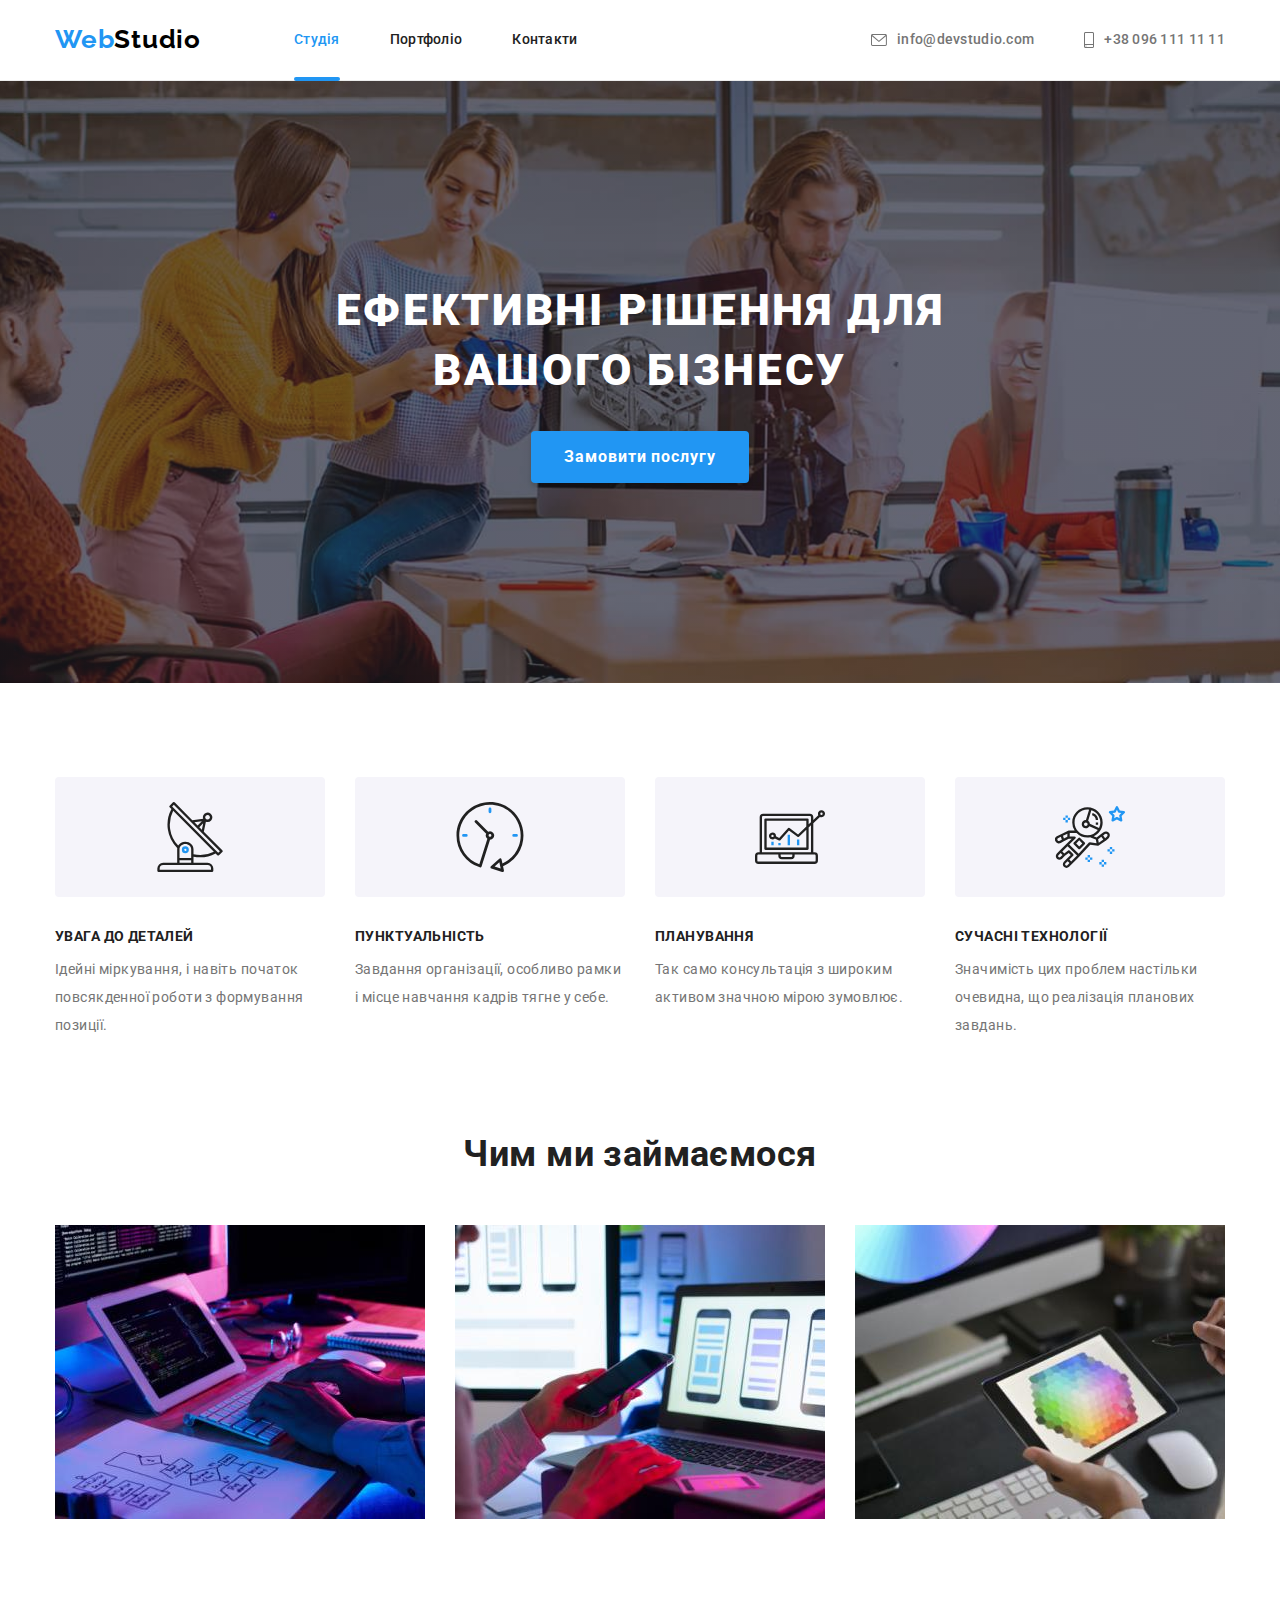
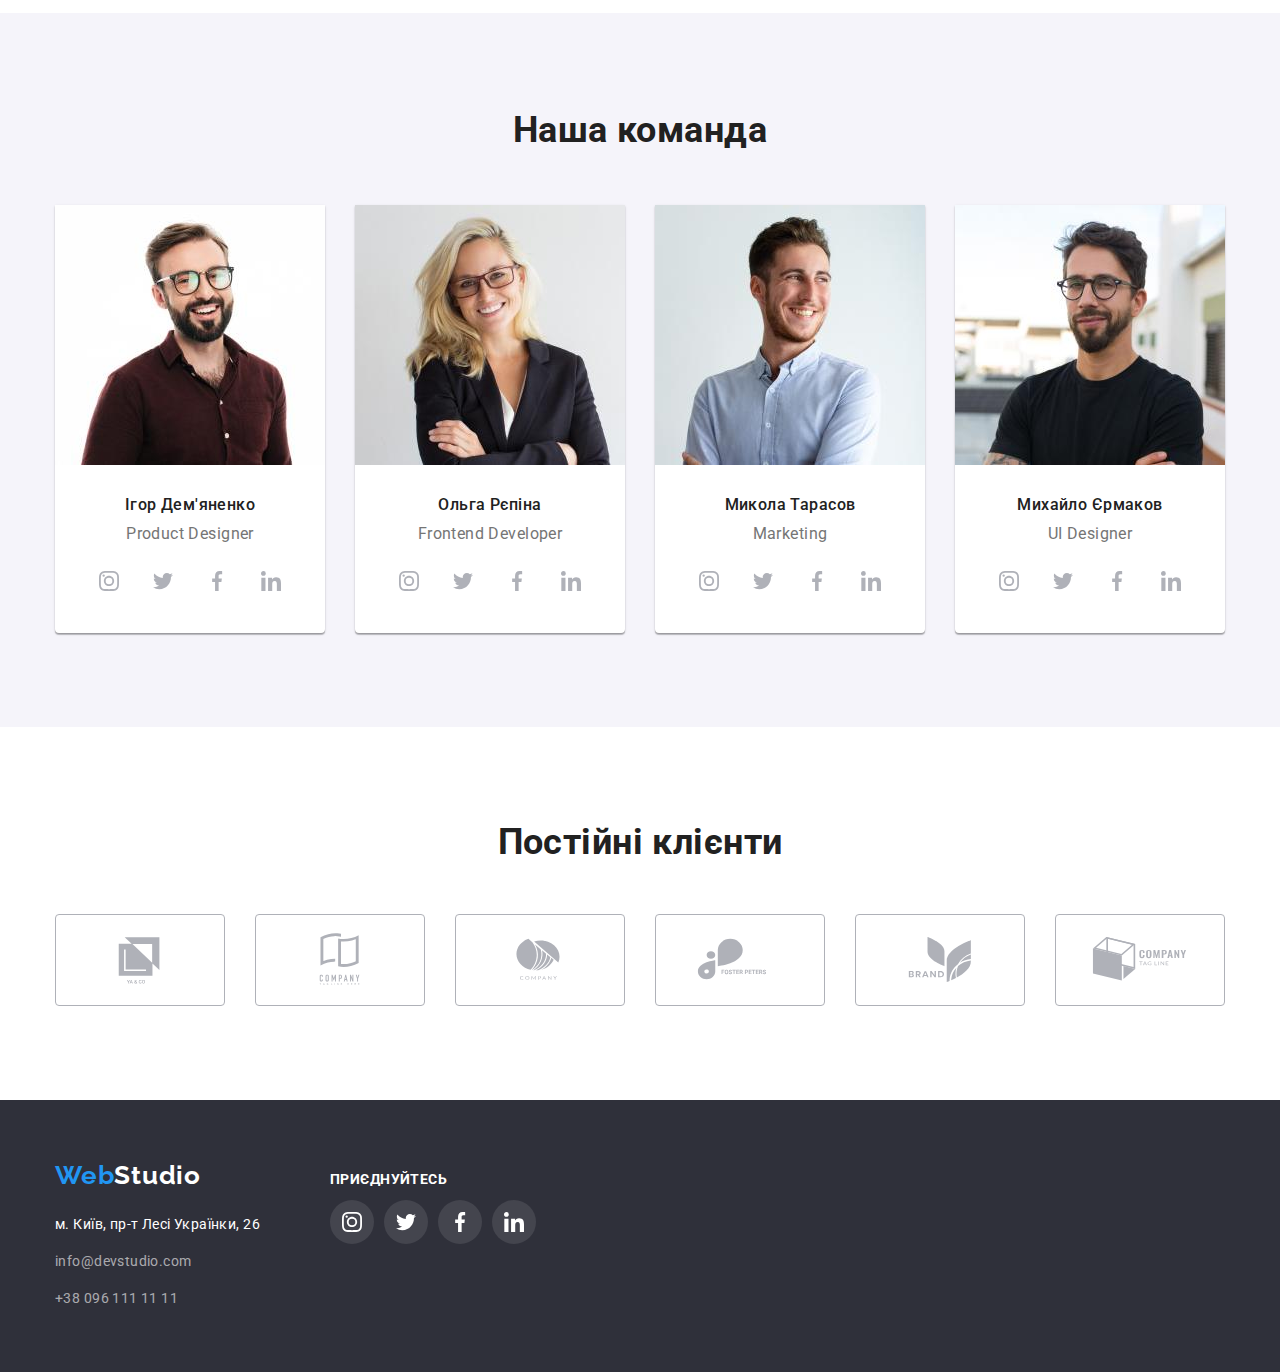
<file: index.html>
<!DOCTYPE html>
<html lang="uk">
  <head>
    <meta charset="UTF-8" />
    <meta http-equiv="X-UA-Compatible" content="IE=edge" />
    <meta name="viewport" content="width=device-width, initial-scale=1.0" />
    <title>WebStudio</title>
    <!--CCS files connection-->
    <!--<link rel="preconnect" href="https://fonts.googleapis.com">
    <link rel="preconnect" href="https://fonts.gstatic.com" crossorigin>-->
    <link
      href="https://fonts.googleapis.com/css2?family=Raleway:wght@700&family=Roboto:wght@400;500;700;900&display=swap"
      rel="stylesheet"
    />
    <link
      rel="stylesheet"
      href="https://cdnjs.cloudflare.com/ajax/libs/modern-normalize/1.1.0/modern-normalize.min.css"
    />
    <link rel="stylesheet" href="./css/styles.css" />
  </head>

  <body>
    <!--Header-->
    <header class="page-header">
      <div class="container main-line">
        <nav class="main-line">
          <a href="./index.html" class="logo logo-padding">
            <span class="accent-web">Web</span
            ><span class="accent-header">Studio</span></a
          >

          <ul class="site-nav list">
            <li class="item"><a href="./index.html" class="link current">Студія</a></li>
            <li class="item">
              <a href="./portfolio.html" class="link">Портфоліо</a>
            </li>
            <li class="item"><a href="./index.html" class="link">Контакти</a></li>
          </ul>
        </nav>

        <ul class="auth-nav list main-line">
          <li class="item">
            <a href="mailto:info@devstudio.com" class="email item-icon">
              <svg class="header-icon" width="16" height="12">
                <use href="./images/icons.svg#icon-envelope-hover"></use></svg
              >info@devstudio.com</a
            >
          </li>
          <li class="item">
            <a href="tel:+380961111111" class="phone item-icon">
              <svg class="header-icon" width="10" height="16">
                <use href="./images/icons.svg#icon-smartphone"></use></svg
              >+38 096 111 11 11</a
            >
          </li>
        </ul>
      </div>
    </header>

    <main>
      <!--Hero Section-->
      <section class="hero hero-section overlay">
        <div class="container">
          <h1 class="hero-title">
            Ефективні рішення для <br />
            вашого бізнесу
          </h1>
          <button type="button" class="button primary">Замовити послугу</button>
        </div>
      </section>

      <!--Section 2-->
      <section class="about-section-advantage">
        <div class="container">
          <!--<h2>Наші переваги</h2> -->
          <h2 class="about-section-main visibility-hidden">Наші переваги</h2>

          <ul class="list feature-list">
            <li class="item">
              <div class="advantage-icon">
                <svg class="advantage-icon-item" width="70" height="70">
                  <use href="./images/icons.svg#icon-antenna-1"></use>
                </svg>
              </div>

              <h3 class="about-section-title">Увага до деталей</h3>
              <p class="about-section-text">
                Ідейні міркування, і навіть початок повсякденної роботи з
                формування позиції.
              </p>
            </li>

            <li class="item icon-clock">
              <div class="advantage-icon">
                <svg class="advantage-icon-item" width="70" height="70">
                  <use href="./images/icons.svg#icon-clock-1"></use>
                </svg>
              </div>

              <h3 class="about-section-title">Пунктуальність</h3>
              <p class="about-section-text">
                Завдання організації, особливо рамки і місце навчання кадрів
                тягне у себе.
              </p>
            </li>

            <li class="item icon-graphic">
              <div class="advantage-icon">
                <svg class="advantage-icon-item" width="70" height="70">
                  <use href="./images/icons.svg#icon-diagram-1"></use>
                </svg>
              </div>

              <h3 class="about-section-title">Планування</h3>
              <p class="about-section-text">
                Так само консультація з широким активом значною мірою зумовлює.
              </p>
            </li>

            <li class="item icon-astronaut">
              <div class="advantage-icon">
                <svg class="advantage-icon-item" width="70" height="70">
                  <use href="./images/icons.svg#icon-astronaut-1"></use>
                </svg>
              </div>

              <h3 class="about-section-title">Сучасні технології</h3>
              <p class="about-section-text">
                Значимість цих проблем настільки очевидна, що реалізація
                планових завдань.
              </p>
            </li>
          </ul>
        </div>
      </section>

      <!--Section 3-->
      <section class="about-section-about">
        <div class="container">
          <h2 class="about-section-main">Чим ми займаємося</h2>
          <ul class="list feature-list-about">
            <li class="item">
              <img
                src="./images/img_1_sq.jpg"
                alt="Людина_вводить_текст_на_клавіатурі"
                width="370"
                height="294"
              />
            </li>
            <li class="item">
              <img
                src="./images/img_2_sq.jpg"
                alt="Людина_порівнює_дизайн_шаблону_на_телефоні"
                width="370"
                height="294"
              />
            </li>
            <li class="item">
              <img
                src="./images/img_3_sq.jpg"
                alt="Людина_вибирає_колір_на_планшеті"
                width="370"
                height="294"
              />
            </li>
          </ul>
        </div>
      </section>

      <!-- Section 4 -->
      <section class="team-section">
        <div class="container">
          <h2 class="team-section-main">Наша команда</h2>
          <ul class="list feature-team">
            <li class="item">
              <img
                src="./images/img_igor.jpg"
                alt="Фото_ІгорДем'яненко"
                width="270"
                height="260"
              />

              <div class="team-introduction">
                <h3 class="team-section-leader">Ігор Дем'яненко</h3>
                <p class="team-section-title">Product Designer</p>
                <ul class="team-soc-list">
                  <li class="link team-soc-item">
                    <a class="team-soc-link" href="#">
                      <svg class="team-soc-icon" width="20" height="20">
                        <use href="./images/icons.svg#icon-instagram-2"></use>
                      </svg>
                    </a>
                  </li>

                  <li class="link team-soc-item">
                    <a class="team-soc-link" href="#">
                      <svg class="team-soc-icon" width="20" height="20">
                        <use href="./images/icons.svg#icon-twitter-1"></use>
                      </svg>
                    </a>
                  </li>

                  <li class="link team-soc-item">
                    <a class="team-soc-link" href="#">
                      <svg class="team-soc-icon" width="20" height="20">
                        <use href="./images/icons.svg#icon-facebook-1"></use>
                      </svg>
                    </a>
                  </li>

                  <li class="link team-soc-item">
                    <a class="team-soc-link" href="#">
                      <svg class="team-soc-icon" width="20" height="20">
                        <use href="./images/icons.svg#icon-linkedin-1"></use>
                      </svg>
                    </a>
                  </li>
                </ul>
              </div>
            </li>

            <li class="item">
              <img
                src="./images/img_olga.jpg"
                alt="Фото_Ольга_Рєпіна"
                width="270"
                height="260"
              />

              <div class="team-introduction">
                <h3 class="team-section-leader">Ольга Рєпіна</h3>
                <p class="team-section-title">Frontend Developer</p>
                <ul class="team-soc-list">
                  <li class="link team-soc-item">
                    <a class="team-soc-link" href="#">
                      <svg class="team-soc-icon" width="20" height="20">
                        <use href="./images/icons.svg#icon-instagram-2"></use>
                      </svg>
                    </a>
                  </li>

                  <li class="link team-soc-item">
                    <a class="team-soc-link" href="#">
                      <svg class="team-soc-icon" width="20" height="20">
                        <use href="./images/icons.svg#icon-twitter-1"></use>
                      </svg>
                    </a>
                  </li>

                  <li class="link team-soc-item">
                    <a class="team-soc-link" href="#">
                      <svg class="team-soc-icon" width="20" height="20">
                        <use href="./images/icons.svg#icon-facebook-1"></use>
                      </svg>
                    </a>
                  </li>

                  <li class="link team-soc-item">
                    <a class="team-soc-link" href="#">
                      <svg class="team-soc-icon" width="20" height="20">
                        <use href="./images/icons.svg#icon-linkedin-1"></use>
                      </svg>
                    </a>
                  </li>
                </ul>
              </div>
            </li>

            <li class="item">
              <img
                src="./images/img_mykola.jpg"
                alt="Фото_Микола_Тарасов"
                width="270"
                height="260"
              />
              <div class="team-introduction">
                <h3 class="team-section-leader">Микола Тарасов</h3>
                <p class="team-section-title">Marketing</p>
                <ul class="team-soc-list">
                  <li class="link team-soc-item">
                    <a class="team-soc-link" href="#">
                      <svg class="team-soc-icon" width="20" height="20">
                        <use href="./images/icons.svg#icon-instagram-2"></use>
                      </svg>
                    </a>
                  </li>

                  <li class="link team-soc-item">
                    <a class="team-soc-link" href="#">
                      <svg class="team-soc-icon" width="20" height="20">
                        <use href="./images/icons.svg#icon-twitter-1"></use>
                      </svg>
                    </a>
                  </li>

                  <li class="link team-soc-item">
                    <a class="team-soc-link" href="#">
                      <svg class="team-soc-icon" width="20" height="20">
                        <use href="./images/icons.svg#icon-facebook-1"></use>
                      </svg>
                    </a>
                  </li>

                  <li class="link team-soc-item">
                    <a class="team-soc-link" href="#">
                      <svg class="team-soc-icon" width="20" height="20">
                        <use href="./images/icons.svg#icon-linkedin-1"></use>
                      </svg>
                    </a>
                  </li>
                </ul>
              </div>
            </li>

            <li class="item">
              <img
                src="./images/img_michael.jpg"
                alt="Фото_Михайло_Єрмаков"
                width="270"
                height="260"
              />

              <div class="team-introduction">
                <h3 class="team-section-leader">Михайло Єрмаков</h3>
                <p class="team-section-title">UI Designer</p>
                <ul class="team-soc-list">
                  <li class="link team-soc-item">
                    <a class="team-soc-link" href="#">
                      <svg class="team-soc-icon" width="20" height="20">
                        <use href="./images/icons.svg#icon-instagram-2"></use>
                      </svg>
                    </a>
                  </li>

                  <li class="link team-soc-item">
                    <a class="team-soc-link" href="#">
                      <svg class="team-soc-icon" width="20" height="20">
                        <use href="./images/icons.svg#icon-twitter-1"></use>
                      </svg>
                    </a>
                  </li>

                  <li class="link team-soc-item">
                    <a class="team-soc-link" href="#">
                      <svg class="team-soc-icon" width="20" height="20">
                        <use href="./images/icons.svg#icon-facebook-1"></use>
                      </svg>
                    </a>
                  </li>

                  <li class="link team-soc-item">
                    <a class="team-soc-link" href="#">
                      <svg class="team-soc-icon" width="20" height="20">
                        <use href="./images/icons.svg#icon-linkedin-1"></use>
                      </svg>
                    </a>
                  </li>
                </ul>
              </div>
            </li>
          </ul>
        </div>
      </section>

      <!- SECTION 5 ------->

      <section class="about-section-clients">
        <div class="container">
          <h2 class="about-section-main">Постійні клієнти</h2>

          <ul class="client-logo-list">
            <li class="link client-logo-item">
              <a class="client-logo-link" href="#">
                <svg class="client-logo-icon" width="106" height="60">
                  <use href="./images/icons.svg#icon-Logo_1"></use>
                </svg>
              </a>
            </li>

            <li class="link client-logo-item">
              <a class="client-logo-link" href="#">
                <svg class="client-logo-icon" width="106" height="60">
                  <use href="./images/icons.svg#icon-Logo_2"></use>
                </svg>
              </a>
            </li>

            <li class="link client-logo-item">
              <a class="client-logo-link" href="#">
                <svg class="client-logo-icon" width="106" height="60">
                  <use href="./images/icons.svg#icon-Logo_3"></use>
                </svg>
              </a>
            </li>

            <li class="link client-logo-item">
              <a class="client-logo-link" href="#">
                <svg class="client-logo-icon" width="106" height="60">
                  <use href="./images/icons.svg#icon-Logo_4"></use>
                </svg>
              </a>
            </li>

            <li class="link client-logo-item">
              <a class="client-logo-link" href="#">
                <svg class="client-logo-icon" width="106" height="60">
                  <use href="./images/icons.svg#icon-Logo_5"></use>
                </svg>
              </a>
            </li>

            <li class="link client-logo-item">
              <a class="client-logo-link" href="#">
                <svg class="client-logo-icon" width="106" height="60">
                  <use href="./images/icons.svg#icon-Logo_6"></use>
                </svg>
              </a>
            </li>
          </ul>
        </div>
      </section>
    </main>

    <!--Footer-->

    <footer class="footer">
      <div class="container">
        <div class="footer-content">
          <div class="footer-info">
            <a href="./index.html" class="logo logo-footer">
              <span class="accent-web">Web</span
              ><span class="accent-footer">Studio</span></a
            >

            <address class="footer-address">
              <ul class="list">
                <li class="street">
                  <a
                    class="footer-address"
                    href="https://goo.gl/maps/CPtrU1FHBa2aNyZL9"
                    target="_blank"
                    rel="noopener noreferrer nofollow"
                    >м. Київ, пр-т Лесі Українки, 26</a
                  >
                </li>
                <li>
                  <a class="footer-email" href="mailto:info@devstudio.com"
                    >info@devstudio.com
                  </a>
                </li>
                <li>
                  <a class="footer-phone" href="tel:+380961111111"
                    >+38 096 111 11 11
                  </a>
                </li>
              </ul>
            </address>
          </div>
          <div class="footer-icon">
            <h3 class="footer-icon-header">приєднуйтесь</h3>
            <ul class="footer-icon-list">
              <li class="link footer-icon-item">
                <a
                  class="footer-icon-link"
                  href="https://www.instagram.com/"
                  target="_blank"
                  rel="noopener noreferrer"
                  aria-label="instagram"
                >
                  <svg class="footer-icon-logo" width="20" height="20">
                    <use href="./images/icons.svg#icon-instagram-2"></use>
                  </svg>
                </a>
              </li>

              <li class="link footer-icon-item">
                <a
                  class="footer-icon-link"
                  href="https://www.twitter.com/"
                  target="_blank"
                  rel="noopener noreferrer"
                  aria-label="twitter"
                >
                  <svg class="footer-icon-logo" width="20" height="20">
                    <use href="./images/icons.svg#icon-twitter-1"></use>
                  </svg>
                </a>
              </li>

              <li class="link footer-icon-item">
                <a
                  class="footer-icon-link"
                  href="https://www.facebook.com/"
                  target="_blank"
                  rel="noopener noreferrer"
                  aria-label="facebook"
                >
                  <svg class="footer-icon-logo" width="20" height="20">
                    <use href="./images/icons.svg#icon-facebook-1"></use>
                  </svg>
                </a>
              </li>

              <li class="link footer-icon-item">
                <a
                  class="footer-icon-link"
                  href="https://www.linkedin.com/"
                  target="_blank"
                  rel="noopener noreferrer"
                  aria-label="linkedin"
                >
                  <svg class="footer-icon-logo" width="20" height="20">
                    <use href="./images/icons.svg#icon-linkedin-1"></use>
                  </svg>
                </a>
              </li>
            </ul>
          </div>
        </div>
      </div>
    </footer>
  </body>
</html>
</file>
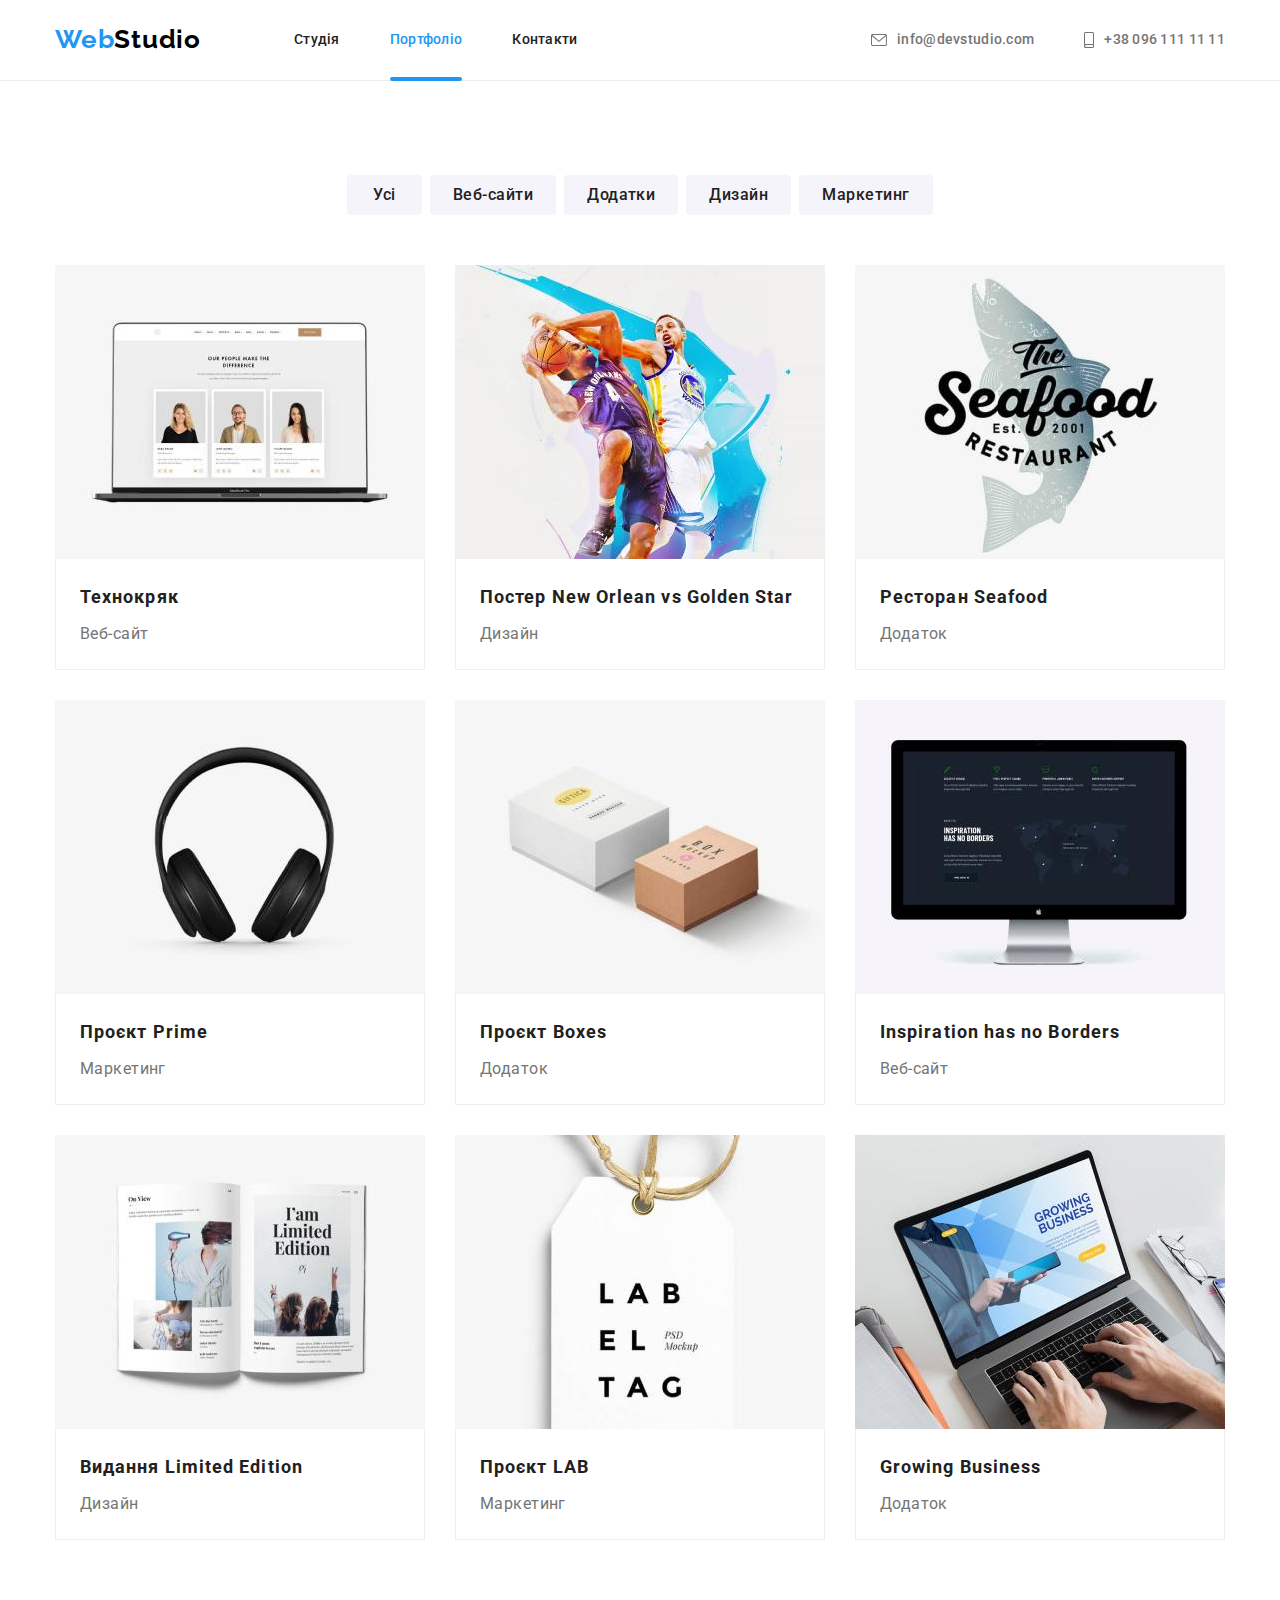
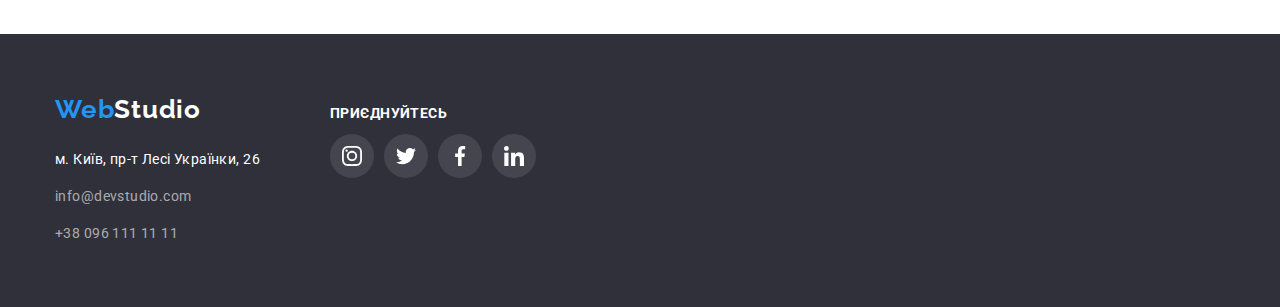
<file: portfolio.html>
<!DOCTYPE html>
<html lang="uk">
  <head>
    <meta charset="UTF-8" />
    <meta http-equiv="X-UA-Compatible" content="IE=edge" />
    <meta name="viewport" content="width=device-width, initial-scale=1.0" />
    <title>WebStudio</title>
    <!--CCS files connection-->
    <!--<link rel="preconnect" href="https://fonts.googleapis.com">
    <link rel="preconnect" href="https://fonts.gstatic.com" crossorigin>-->
    <link
      href="https://fonts.googleapis.com/css2?family=Raleway:wght@700&family=Roboto:wght@400;500;700;900&display=swap"
      rel="stylesheet"
    />
    <link
      rel="stylesheet"
      href="https://cdnjs.cloudflare.com/ajax/libs/modern-normalize/1.1.0/modern-normalize.min.css"
    />
    <link rel="stylesheet" href="./css/styles.css" />
  </head>

  <body>
    <!--Header-->
    <header class="page-header">
      <div class="container main-line">
        <nav class="main-line">
          <a href="./index.html" class="logo logo-padding">
            <span class="accent-web">Web</span
            ><span class="accent-header">Studio</span></a
          >

          <ul class="site-nav list">
            <li class="item"><a href="./index.html" class="link">Студія</a></li>
            <li class="item">
              <a href="./portfolio.html" class="link current">Портфоліо</a>
            </li>
            <li class="item"><a href="./index.html" class="link">Контакти</a></li>
          </ul>
        </nav>

        <ul class="auth-nav list main-line">
          <li class="item">
            <a href="mailto:info@devstudio.com" class="email item-icon">
              <svg class="header-icon" width="16" height="12">
                <use href="./images/icons.svg#icon-envelope-hover"></use></svg
              >info@devstudio.com</a
            >
          </li>
          <li class="item">
            <a href="tel:+380961111111" class="phone item-icon">
              <svg class="header-icon" width="10" height="16">
                <use href="./images/icons.svg#icon-smartphone"></use></svg
              >+38 096 111 11 11</a
            >
          </li>
        </ul>
      </div>
    </header>

    <!--Main-->
    <main>
      <!--Main Section-->

      <section class="about-section-portfolio">
        <div class="container">
          <h1 class="about-section-main visibility-hidden">Портфоліо</h1>

          <ul class="list portfolio-main-line">
            <li class="item">
              <button class="button secondary pointer btn-all" type="button">
                Усі
              </button>
            </li>
            <li class="item">
              <button class="button secondary pointer btn-web" type="button">
                Веб-сайти
              </button>
            </li>
            <li class="item">
              <button class="button secondary pointer btn-extra" type="button">
                Додатки
              </button>
            </li>
            <li class="item">
              <button class="button secondary pointer btn-design" type="button">
                Дизайн
              </button>
            </li>
            <li class="item">
              <button
                class="button secondary pointer btn-marketing"
                type="button"
              >
                Маркетинг
              </button>
            </li>
          </ul>

          <!--9 windows-->

          <ul class="list flex-list">
            <li class="flex-element item">
              <a class="link" href="#">
                <img
                  src="./images/portfolio/img_1sq.jpg"
                  alt="Відкритий ноутбук"
                  width="370"
                  height="294"
                />

                <div class="border-container">
                  <h2 class="portfolio-title portfolio-padding">Технокряк</h2>
                  <p class="portfolio-text">Веб-сайт</p>
                </div>
              </a>
            </li>

            <li class="flex-element item">
              <a class="link" href="#">
                <img
                  src="./images/portfolio/img_2sq.jpg"
                  alt="Постер три баскетболісти"
                  width="370"
                  height="294"
                />

                <div class="border-container">
                  <h2 class="portfolio-title">
                    Постер <span lang="en">New Orlean vs Golden Star</span>
                  </h2>
                  <p class="portfolio-text">Дизайн</p>
                </div>
              </a>
            </li>

            <li class="flex-element item">
              <a class="link" href="#">
                <img
                  src="./images/portfolio/img_3sq.jpg"
                  alt="Логотип ресторану морепродуктів"
                  width="370"
                  height="294"
                />

                <div class="border-container">
                  <h2 class="portfolio-title">
                    Ресторан <span lang="en">Seafood</span>
                  </h2>
                  <p class="portfolio-text">Додаток</p>
                </div>
              </a>
            </li>

            <li class="flex-element item">
              <a class="link" href="#">
                <img
                  src="./images/portfolio/img_4sq.jpg"
                  alt="Чорні навушники"
                  width="370"
                  height="294"
                />

                <div class="border-container">
                  <h2 class="portfolio-title">
                    Проєкт <span lang="en">Prime</span>
                  </h2>
                  <p class="portfolio-text">Маркетинг</p>
                </div>
              </a>
            </li>

            <li class="flex-element item">
              <a class="link" href="#">
                <img
                  src="./images/portfolio/img_5sq.jpg"
                  alt="Одна біла та одна коричнева коробки"
                  width="370"
                  height="294"
                />

                <div class="border-container">
                  <h2 class="portfolio-title">
                    Проєкт <span lang="en">Boxes</span>
                  </h2>
                  <p class="portfolio-text">Додаток</p>
                </div>
              </a>
            </li>

            <li class="flex-element item">
              <a class="link" href="#">
                <img
                  src="./images/portfolio/img_6sq.jpg"
                  alt="Настільний монітор"
                  width="370"
                  height="294"
                />

                <div class="border-container">
                  <h2 class="portfolio-title">
                    <span lang="en">Inspiration has no Borders</span>
                  </h2>
                  <p class="portfolio-text">Веб-сайт</p>
                </div>
              </a>
            </li>

            <li class="flex-element item">
              <a class="link" href="#">
                <img
                  src="./images/portfolio/img_7sq.jpg"
                  alt="Відкритий журнал"
                  width="370"
                  height="294"
                />

                <div class="border-container">
                  <h2 class="portfolio-title">
                    Видання <span lang="en">Limited Edition</span>
                  </h2>
                  <p class="portfolio-text">Дизайн</p>
                </div>
              </a>
            </li>

            <li class="flex-element item">
              <a class="link" href="#">
                <img
                  src="./images/portfolio/img_8sq.jpg"
                  alt="Білий паперовий тег"
                  width="370"
                  height="294"
                />

                <div class="border-container">
                  <h2 class="portfolio-title">
                    Проєкт <span lang="en">LAB</span>
                  </h2>
                  <p class="portfolio-text">Маркетинг</p>
                </div>
              </a>
            </li>

            <li class="flex-element item">
              <a class="link" href="#">
                <img
                  src="./images/portfolio/img_9sq.jpg"
                  alt="Людина друкує на ноутбуці"
                  width="370"
                  height="294"
                />

                <div class="border-container">
                  <h2 class="portfolio-title">
                    <span lang="en">Growing Business</span>
                  </h2>
                  <p class="portfolio-text">Додаток</p>
                </div>
              </a>
            </li>
          </ul>
        </div>
      </section>
    </main>

    <!--Footer-->
    <footer class="footer">
      <div class="container">
        <div class="footer-content">
          <div class="footer-info">
            <a href="./index.html" class="logo logo-footer">
              <span class="accent-web">Web</span
              ><span class="accent-footer">Studio</span></a
            >

            <address class="footer-address">
              <ul class="list">
                <li class="street">
                  <a
                    class="footer-address"
                    href="https://goo.gl/maps/CPtrU1FHBa2aNyZL9"
                    target="_blank"
                    rel="noopener noreferrer nofollow"
                    >м. Київ, пр-т Лесі Українки, 26</a
                  >
                </li>
                <li>
                  <a class="footer-email" href="mailto:info@devstudio.com"
                    >info@devstudio.com
                  </a>
                </li>
                <li>
                  <a class="footer-phone" href="tel:+380961111111"
                    >+38 096 111 11 11
                  </a>
                </li>
              </ul>
            </address>
          </div>
          <div class="footer-icon">
            <h3 class="footer-icon-header">приєднуйтесь</h3>
            <ul class="footer-icon-list">
              <li class="link footer-icon-item">
                <a
                  class="footer-icon-link"
                  href="https://www.instagram.com/"
                  target="_blank"
                  rel="noopener noreferrer"
                  aria-label="instagram"
                >
                  <svg class="footer-icon-logo" width="20" height="20">
                    <use href="./images/icons.svg#icon-instagram-2"></use>
                  </svg>
                </a>
              </li>

              <li class="link footer-icon-item">
                <a
                  class="footer-icon-link"
                  href="https://www.twitter.com/"
                  target="_blank"
                  rel="noopener noreferrer"
                  aria-label="twitter"
                >
                  <svg class="footer-icon-logo" width="20" height="20">
                    <use href="./images/icons.svg#icon-twitter-1"></use>
                  </svg>
                </a>
              </li>

              <li class="link footer-icon-item">
                <a
                  class="footer-icon-link"
                  href="https://www.facebook.com/"
                  target="_blank"
                  rel="noopener noreferrer"
                  aria-label="facebook"
                >
                  <svg class="footer-icon-logo" width="20" height="20">
                    <use href="./images/icons.svg#icon-facebook-1"></use>
                  </svg>
                </a>
              </li>

              <li class="link footer-icon-item">
                <a
                  class="footer-icon-link"
                  href="https://www.linkedin.com/"
                  target="_blank"
                  rel="noopener noreferrer"
                  aria-label="linkedin"
                >
                  <svg class="footer-icon-logo" width="20" height="20">
                    <use href="./images/icons.svg#icon-linkedin-1"></use>
                  </svg>
                </a>
              </li>
            </ul>
          </div>
        </div>
      </div>
    </footer>
  </body>
</html>
</file>
<file: css/styles.css>
/*Main Text Color
rgba(33, 33, 33, 1) 
*/

/* White Text 
color: #FFFFFF; 
*/

/* WebStudio Header
rgba(33, 150, 243, 1); 
rgba(0, 0, 0, 1)

*/

/* WebStudio Footer
rgba(33, 150, 243, 1); 
rgba(255, 255, 255, 1)

*/

/* Phone Header
color: #757575;; 
*/

/* Phone & Email Footer
rgba(255, 255, 255, 0.6)
*/

/* Accent  
background: #2196F3; 
*/
html {
  box-sizing: border-box;
}

*,
*::before *::after {
  box-sizing: inherit;
}

/* ---------------- REMOVE PADDINGS & MARGINS ------------------------------ */

h1,
h2,
h3,
h4,
h5,
h6,
p,
ul,
li {
  margin: 0;
  padding: 0;
}

img {
  display: block;
}

:root {
  --primary-text-color: #757575;
  --title-text-color: #212121;
  --accent-color: #2196f3;
  --background-color-white: #f5f5f5;
}

body {
  color: var(--primary-text-color);
  font-family: Roboto, sans-serif;
  letter-spacing: 0.03em;
  font-weight: 400;
  font-size: 14px;
  line-height: 1.14;
  text-decoration: none;
}

/*Header */

/* ---------------- CONTAINER ------------ */

.container {
  width: 1200px;
  padding-left: 15px;
  padding-right: 15px;
  margin: 0 auto;
}

/* ---------------- PORTFOLIO CONTAINERS ------------ */
.flex-list {
  display: flex;
  flex-wrap: wrap;
  column-gap: 30px;
  row-gap: 30px;
}

.flex-element {
  width: calc((100% - 60px) / 3);
}

.flex-element:hover,
.flex-element:focus {
  box-shadow: 0px 1px 1px rgba(0, 0, 0, 0.12), 0px 4px 4px rgba(0, 0, 0, 0.06),
    1px 4px 6px rgba(0, 0, 0, 0.16);
}

/* .flex-element:nth-child(3n) {
margin-right: 0px;
} */

.flex-element:nth-last-child(-n + 3) {
  margin-bottom: 0px;
}

.border-container {
  padding: 20px 24px;
  border-right: 1px solid #eeeeee;
  border-bottom: 1px solid #eeeeee;
  border-left: 1px solid #eeeeee;
  background: #ffffff;
}

/*
.section {
padding-top: 0px;
padding-bottom: 0px;
} */

.logo {
  color: var(--accent-color);
  font-family: Raleway, sans-serif;
  font-weight: 700;
  font-size: 26px;
  line-height: 1.19;
  letter-spacing: 0.03em;
  text-decoration: none;
}

.page-header {
  border-bottom: 1px solid #ececec;
  background-color: #ffffff;
}

.accent-header {
  color: rgba(0, 0, 0, 1);
}

.accent-footer {
  color: rgba(255, 255, 255, 1);
}

.accent-web {
  color: var(--accent-color);
  font-family: Raleway, sans-serif;
  font-weight: 700;
  font-size: 26px;
  line-height: 1.19;
  letter-spacing: 0.03em;
}

.item-icon {
  display: flex;
  align-items: center;
  fill: currentColor;
  gap: 10px;
}

/* .header-icon:hover {
  background-color: red; 
}

.team-soc-link:hover .team-soc-icon {
  fill: #ffffff;
} */

/* Remove Text Decorations */

.list {
  list-style: none;
  text-decoration: none;
}

.link {
  list-style: none;
  text-decoration: none;
  color: inherit;
}

.site-nav .link {
  display: block;
  padding-top: 32px;
  padding-bottom: 32px;
  position: relative;


  color: var(--title-text-color);
  font-weight: 500;
  line-height: 1.14;
  letter-spacing: 0.02em;
}

/* ----------------------------- ALIGNIGN ALL LINKS ---------------*/
.main-line {
  display: flex;
  align-items: center;
}

.portfolio-main-line {
  margin-bottom: 50px;
  display: flex;
  align-items: center;
  justify-content: center;
}

/* .portfolio-main-line .item {
display: block;
padding-top: 94px;
padding-bottom: 34px;
} */

.portfolio-main-line .item + .item {
  margin-left: 8px;
}

.auth-nav {
  display: flex;
  margin-left: auto;
}

.auth-nav .item {
  display: block;
  padding-top: 32px;
  padding-bottom: 32px;
}

.auth-nav .item + .item {
  margin-left: 50px;
}

.auth-nav .email:hover,
.auth-nav .email:focus {
  color: var(--accent-color);
}

.auth-nav .phone:hover,
.auth-nav .phone:focus {
  color: var(--accent-color);
}

.logo-padding {
  display: block;
  padding-top: 24px;
  padding-bottom: 25px;
}

.site-nav .link:hover,
.site-nav .link:focus {
  color: var(--accent-color);
}

.site-nav {
  display: flex;
  margin-left: 93px;
}

.site-nav .item + .item {
  margin-left: 50px;
}

.site-nav .link.current {
  color: var(--accent-color);
}

.site-nav .current::after {
  display: flex;
  position: absolute;
  content: "";
  align-items: flex-end;
  left: 0%;
  bottom: -1px;
  border-radius: 2px;
  width: 100%;
  height: 4px;
  background-color: var(--accent-color);
}

/* Mail and Phone Number Header*/
.email {
  color: var(--primary-text-color);
  font-weight: 500;
  line-height: 1.14;
  letter-spacing: 0.02em;
  text-decoration: none;
}

.email:hover,
.email:focus {
  color: var(--accent-color);
}

.phone {
  color: var(--primary-text-color);
  font-weight: 500;
  line-height: 1.14;
  letter-spacing: 0.02em;
  text-decoration: none;
}

.phone:hover,
.phone:focus {
  color: var(--accent-color);
}

/*-----------------------------HEROSection 1-------------- */
.hero {
  margin-top: 0;
  margin-bottom: 0;
  align-items: center;
  text-align: center;
  padding: 200px 0px 200px 0px;
  margin: 0 auto;
  background-color: #2f303a;
}

.hero-section {
  background-color: #2f303a;
}

.hero-title {
  margin-bottom: 30px;

  color: #ffffff;

  font-weight: 900;
  font-size: 44px;
  line-height: 1.36;
  text-align: center;
  letter-spacing: 0.06em;
  text-transform: uppercase;
}

.overlay {
  max-width: 1600px;
  min-height: 600px;
  margin-left: auto;
  margin-right: auto;
  background-image: linear-gradient(
      to right,
      rgba(47, 48, 58, 0.4),
      rgba(47, 48, 58, 0.4)
    ),
    url(../images/main_bq.jpg);
  background-repeat: no-repeat;
  background-size: cover;
  background-position: center;
}

/* -----------------BUTTONS--------------------- */
.pointer {
  cursor: pointer;
}

.button {
  display: inline-block;
  border-radius: 4px;
  text-align: center;
  border: 1px solid transparent;

  color: #ffffff;
  background-color: var(--accent-color);
  font-size: 16px;
  padding: 12px 24px;
  display: inline-block;
  border: 1px solid black;
}

.button.primary {
  padding: 10px 32px;
  min-width: 216px;
  justify-content: center;
  margin: 0px;
  cursor: pointer;

  color: #ffffff;
  background-color: var(--accent-color);
  border-color: transparent;
  font-weight: 700;
  font-size: 16px;
  line-height: 1.88;
  letter-spacing: 0.06em;
  box-shadow: 0px 4px 4px rgb(0 0 0 / 15%);
}

.button.secondary {
  color: var(--title-text-color);
  background-color: #f5f4fa;
  border-color: transparent;
  font-family: Roboto, sans-serif;
  font-weight: 500;
  font-size: 16px;
  line-height: 1.63;
  text-align: center;
  letter-spacing: 0.03em;
}

.button.secondary:hover,
.button.secondary:focus {
  color: #ffffff;
  background-color: var(--accent-color);
  font-family: Roboto, sans-serif;
  font-weight: 500;
  font-size: 16px;
  line-height: 1.63;
  text-align: center;
  letter-spacing: 0.03em;
  box-shadow: 0px 3px 1px rgba(0, 0, 0, 0.1), 0px 1px 2px rgba(0, 0, 0, 0.08),
    0px 2px 2px rgba(0, 0, 0, 0.12);
}

/* ------------------------PORTFOLIO BUTTONS ---------------------*/
.btn-all {
  padding: 6px 25px;
  min-width: 73px;
}

.btn-web {
  padding: 6px 22px;
  min-width: 125px;
}

.btn-extra {
  padding: 6px 22px;
  min-width: 112px;
}

.btn-design {
  padding: 6px 22px;
  min-width: 103px;
}

.btn-marketing {
  padding: 6px 22px;
  min-width: 130px;
}

/* Section 2 and 3 -----------FEATURE LISTS 
--------------------------------------------------Наші переваги*/
.about-section-advantage {
  padding-top: 94px;
  padding-bottom: 94px;
}

.about-section-about {
  padding-bottom: 94px;
}

.feature-list {
  display: flex;
  flex-wrap: wrap;
}

.feature-list .item {
  width: 270px;
  margin-right: 30px;
}

.feature-list .item:last-child {
  margin-right: 0;
}

/* ------------------ICONS FOR THE SECTION 2 ----------------*/

.advantage-icon {
  display: flex;
  align-items: center;
  justify-content: center;
  width: 270px;
  height: 120px;
  background: #f5f4fa;
  border-radius: 4px;
  gap: 30px;
  margin-bottom: 30px;
}

/* .feature-list .item::before {
  display: block;
  content: "";
  height: 120px;
  background-size: contain;
  background-repeat: no-repeat;
  background-position: center;
  border-radius: 4px;
  margin-bottom: 30px;
} */
/* 
.icon-antenna::before {
  background: rgba(245, 244, 250, 1);
  background-image: url(../images/icons.svg);
}

.icon-clock::before {
  background: rgba(245, 244, 250, 1);
  background-image: url(../images/clock.svg);
}

.icon-graphic::before {
  background: rgba(245, 244, 250, 1);
  background-image: url(../images/diagram.svg);
}

.icon-astronaut::before {
  background: rgba(245, 244, 250, 1);
  background-image: url(../images/astronaut.svg);
} */

/* Section 3 -----------FEATURE LISTS 
--------------------------------------------------Чим ми займаємося*/
.feature-list-about {
  display: flex;
  flex-wrap: wrap;
  column-gap: 30px;
  row-gap: 50px;
}

.feature-list-about .item {
  width: calc((100% - 60px) / 3);
}

/* .feature-list-about .item:last-child {
margin-right: 0;
} */

/* -----------Section 4 -----------TEAM------------------------------------------*/
.feature-team {
  display: flex;
  flex-wrap: wrap;
  column-gap: 30px;
}

.feature-team .item {
  width: calc((100% - 90px) / 4);

  background: #ffffff;
  box-shadow: 0px 1px 3px rgba(0, 0, 0, 0.12), 0px 1px 1px rgba(0, 0, 0, 0.14),
    0px 2px 1px rgba(0, 0, 0, 0.2);
  border-radius: 0px 0px 4px 4px;
}

.feature-team .item:last-child {
  margin-right: 0;
}

.about-section-main {
  margin-bottom: 50px;
  color: #212121;
  font-weight: 700;
  font-size: 36px;
  line-height: 1.17;
  text-align: center;
}

.about-section-title {
  color: var(--title-text-color);
  font-weight: 700;
  font-size: 14px;
  line-height: 1.33;
  text-transform: uppercase;
}

/* -----------------------TEAM SOCAL MEADIA ICONS  */
.team-soc-list {
  display: flex;
  justify-content: center;
  gap: 10px;
}
.team-soc-item {
  width: 44px;
  height: 44px;
}

.team-soc-link {
  width: 100%;
  height: 100%;
  background-color: #ffffff;
  border-radius: 50%;
  display: flex;
  align-items: center;
  justify-content: center;
}

.team-soc-link:hover,
.team-soc-link:focus {
  background-color: rgba(33, 150, 243, 1);
}

.team-soc-icon {
  fill: #afb1b8;
}

.team-soc-link:hover .team-soc-icon {
  fill: #ffffff;
}

.team-soc-link:focus .team-soc-icon {
  fill: #ffffff;
}

/* ---------------------Наші переваги------------------HIDDEN H2 &H1 */
.visibility-hidden {
  position: absolute;
  width: 1px;
  height: 1px;
  margin: -1px;
  border: 0;
  padding: 0;
  white-space: nowrap;
  clip-path: inset(100%);
  clip: rect(0 0 0 0);
  overflow: hidden;
}

.about-section-text {
  margin-top: 10px;
  color: var(--primary-text-color);
  line-height: 2;
}

/* Section 4 */

.team-section {
  padding-top: 94px;
  padding-bottom: 94px;

  background-color: #f5f4fa;
}

.team-section-main {
  margin-bottom: 50px;

  color: var(--title-text-color);
  font-weight: 700;
  font-size: 36px;
  line-height: 1.33;
  text-align: center;
}

.team-introduction {
  padding: 30px 0;
}

.team-section-leader {
  margin-bottom: 10px;
  text-align: center;

  color: var(--title-text-color);
  font-weight: 500;
  font-size: 16px;
  line-height: 1.19;
}

.team-section-title {
  text-align: center;
  margin-bottom: 16px;

  color: var(--primary-text-color);
  font-size: 16px;
  line-height: 1.19;
}

/* --------------------------SECTION 5 --------------------*/
.about-section-clients {
  padding-bottom: 94px;
  padding-top: 94px;
}

.client-logo-list {
  display: flex;
  justify-content: center;
  gap: 30px;
}
.client-logo-item {
  width: 100%;
  height: 100%;
}

.client-logo-link {
  width: 170px;
  height: 92px;

  display: flex;
  align-items: center;
  justify-content: center;

  border: 1px solid #afb1b8;
  border-radius: 4px;
}

.client-logo-link:hover,
.client-logo-link:focus {
  background-color: #ffffff;
  border-color: rgba(33, 150, 243, 1);
}

.client-logo-icon {
  fill: #afb1b8;
}

.client-logo-link:hover .client-logo-icon {
  fill: rgba(33, 150, 243, 1);
}

.client-logo-link:focus .client-logo-icon {
  fill: rgba(33, 150, 243, 1);
}
/*-----------------------Section Portfolio --------------------*/

.portfolio-title {
  margin-bottom: 4px;

  color: var(--title-text-color);
  font-weight: 700;
  font-size: 18px;
  line-height: 2;
  letter-spacing: 0.06em;
}

.portfolio-text {
  color: var(--primary-text-color);
  font-size: 16px;
  line-height: 1.88;
}

.about-section-portfolio {
  padding-top: 94px;
  padding-bottom: 94px;
}

/* ----------------------FOOTER------------------------*/

.logo-footer {
  display: block;
  margin-bottom: 20px;
}

.footer {
  background-color: #2f303a;
  padding-top: 60px;
  padding-bottom: 60px;
}


.footer-address {
  display: block;
  color: #ffffff;
  font-style: normal;
  line-height: 2;
  text-decoration: none;
}

.street {
  margin-bottom: 9px;
}

.footer-email {
  display: block;

  margin-bottom: 9px;
  color: rgba(255, 255, 255, 0.6);
  font-style: normal;
  line-height: 2;
  text-decoration: none;
}

.footer-phone {
  display: block;
  color: rgba(255, 255, 255, 0.6);
  font-style: normal;
  line-height: 2;
  text-decoration: none;
}

/* -------------------FOOTER ICONS ------------------*/
.footer-content {
  display: flex;
  align-items: baseline;
}

.footer-info {
  margin-right: 70px;
}

.footer-icon {
  align-items: center;
  justify-content: center;
}

.footer-icon-header {
  margin-bottom: 20px;
  display: flex;
  display: inline-block;
  font-family: "Roboto";
  font-weight: 700;
  font-size: 14px;
  line-height: 1.14px;
  letter-spacing: 0.03em;
  text-transform: uppercase;
  color: #ffffff;
}

.footer-icon-list {
  display: flex;
  gap: 10px;
}

.footer-icon-item {
  width: 44px;
  height: 44px;
}

.footer-icon-link {
  display: flex;
  align-items: center;
  justify-content: center;
  width: 44px;
  height: 44px;
  background-color: rgba(255, 255, 255, 0.1);
  border-radius: 50%;
}

.footer-icon-logo {
  fill: #ffffff;
}

.footer-icon-link:hover,
.footer-icon-link:focus {
  background-color: rgba(33, 150, 243, 1);
  border-color: #ffffff;
}
</file>
